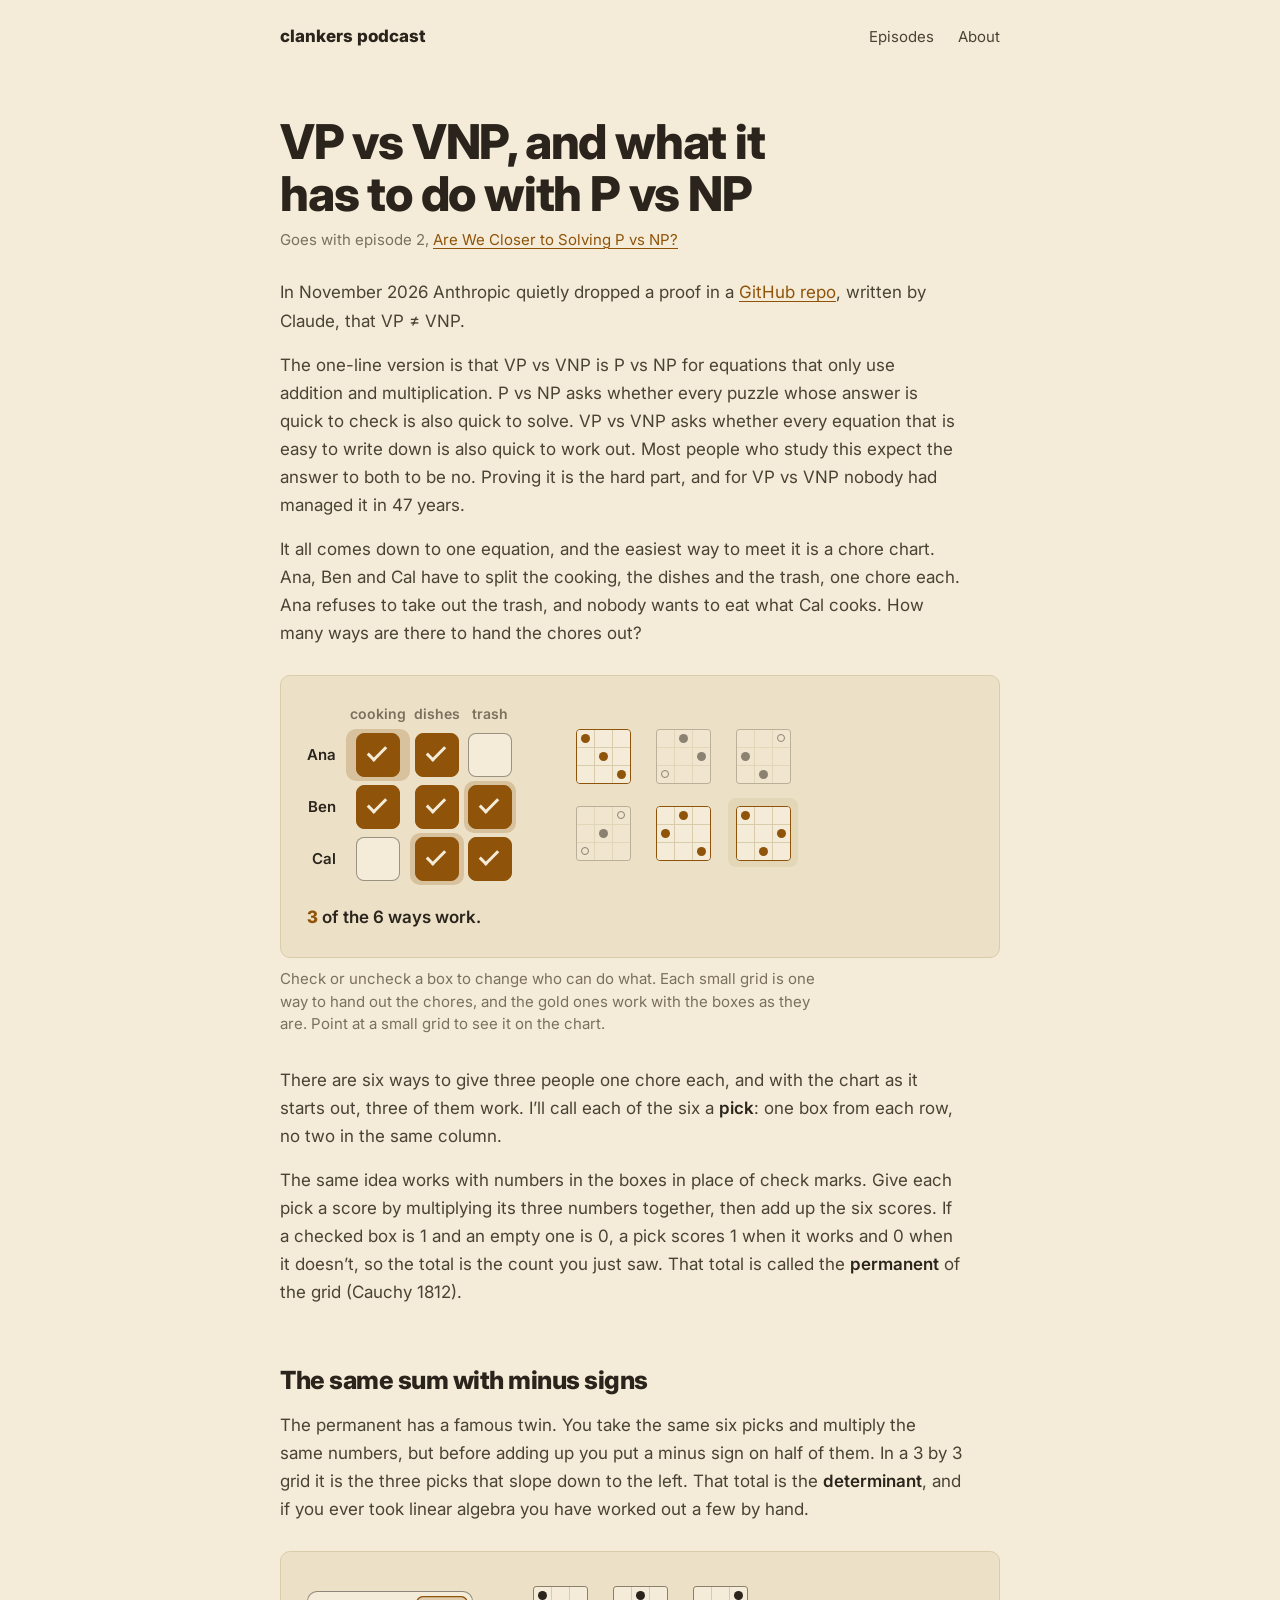
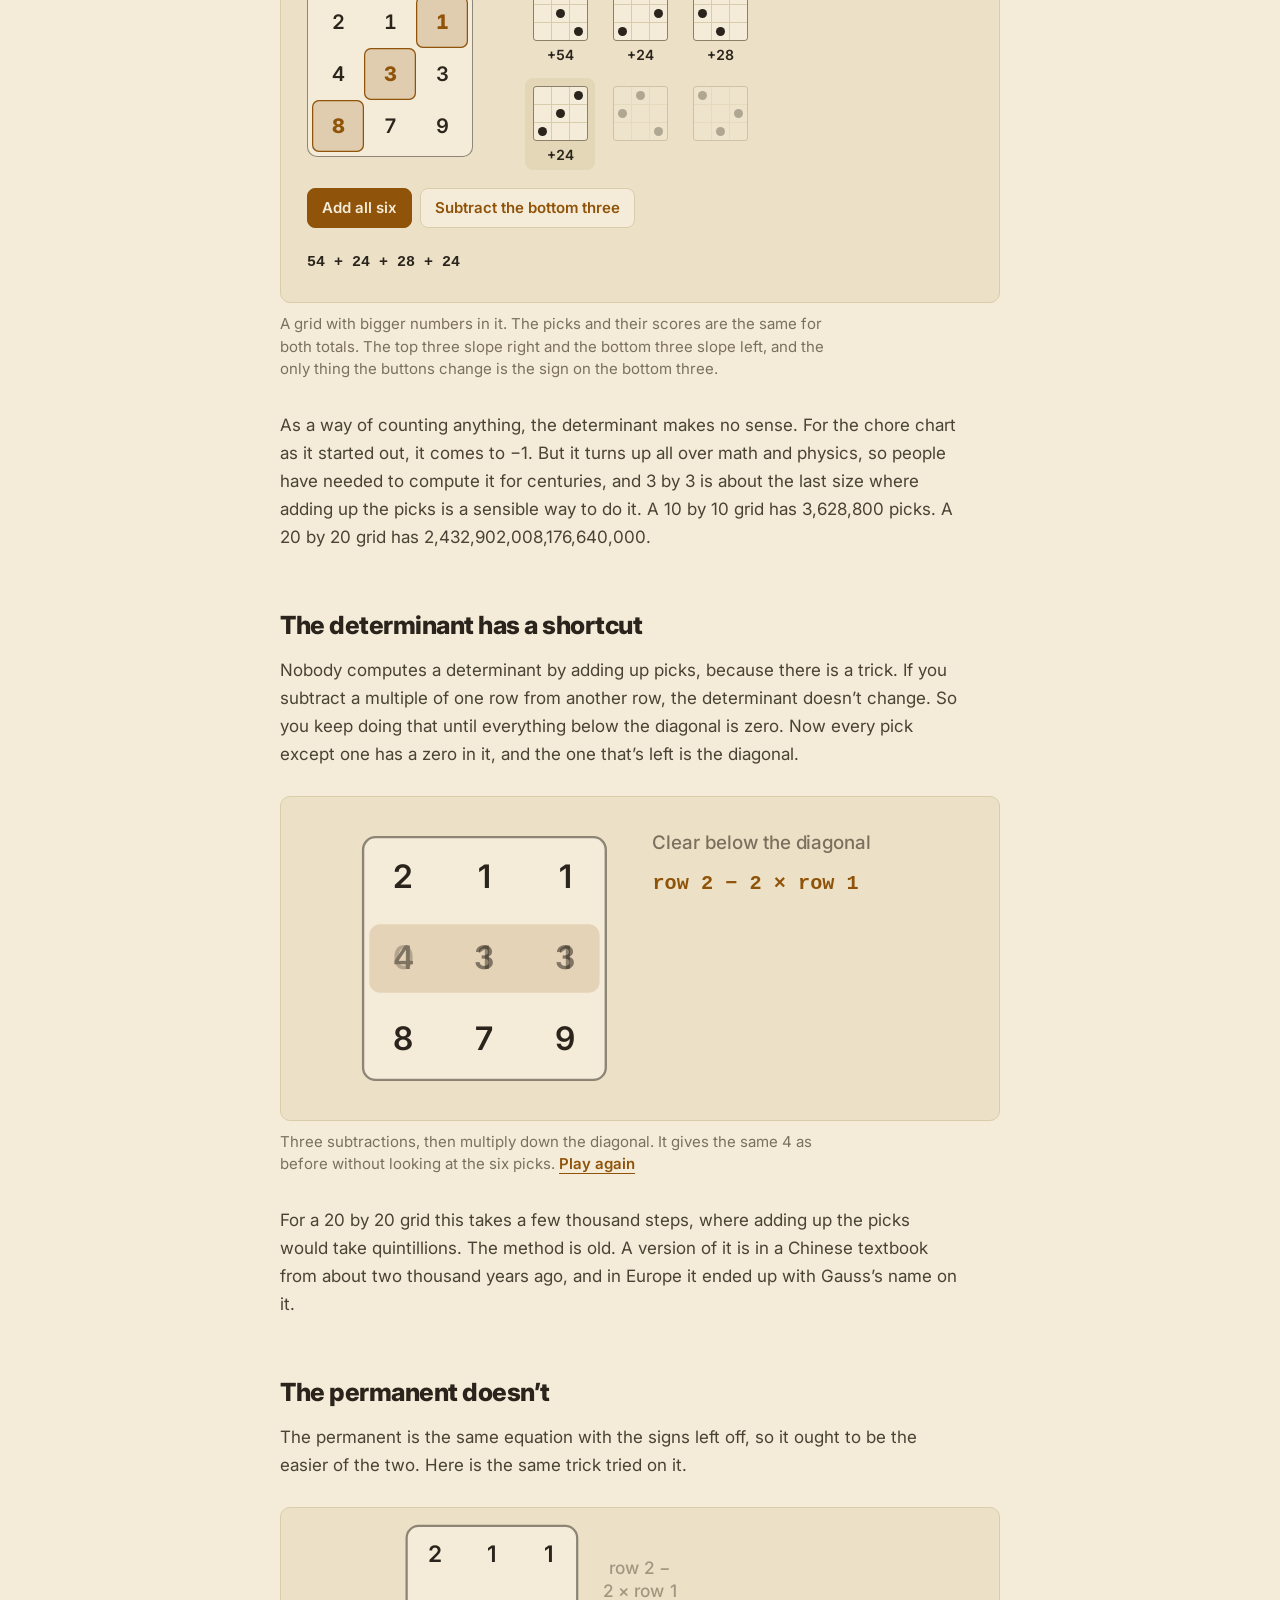
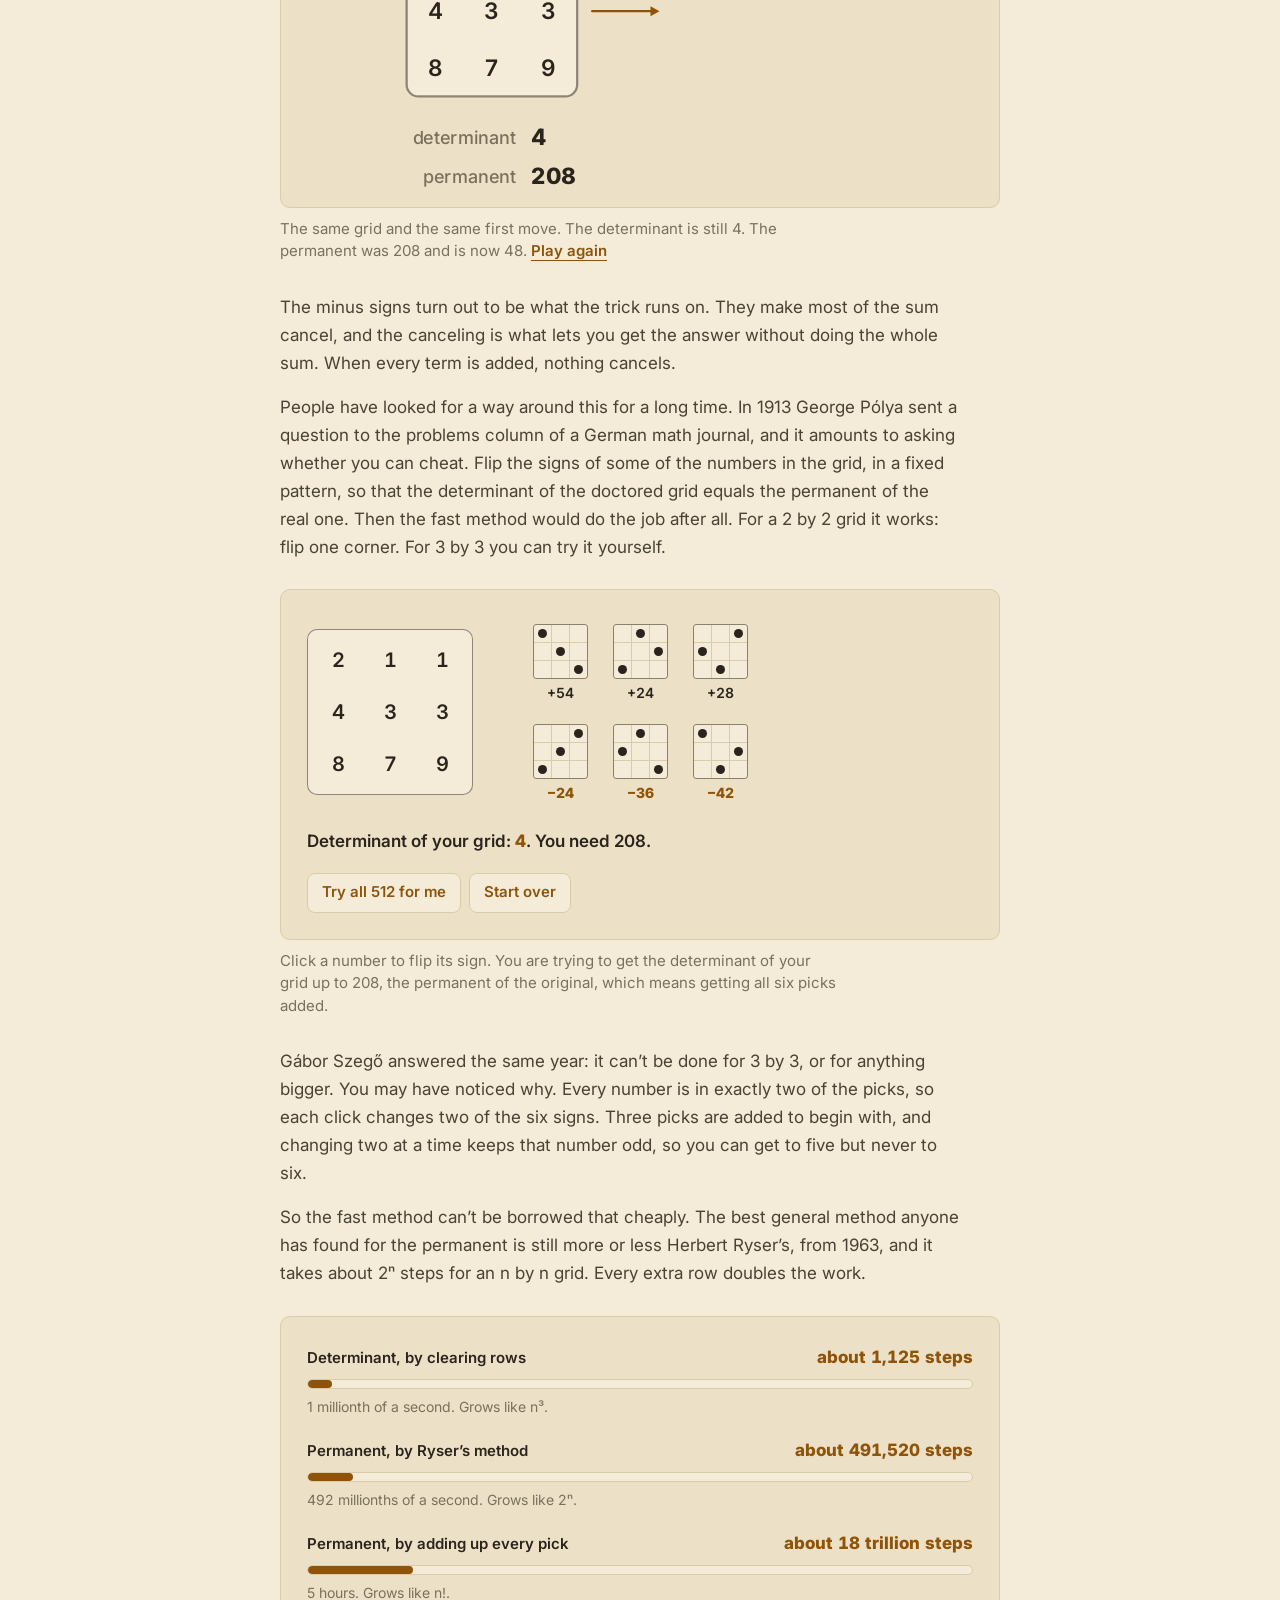
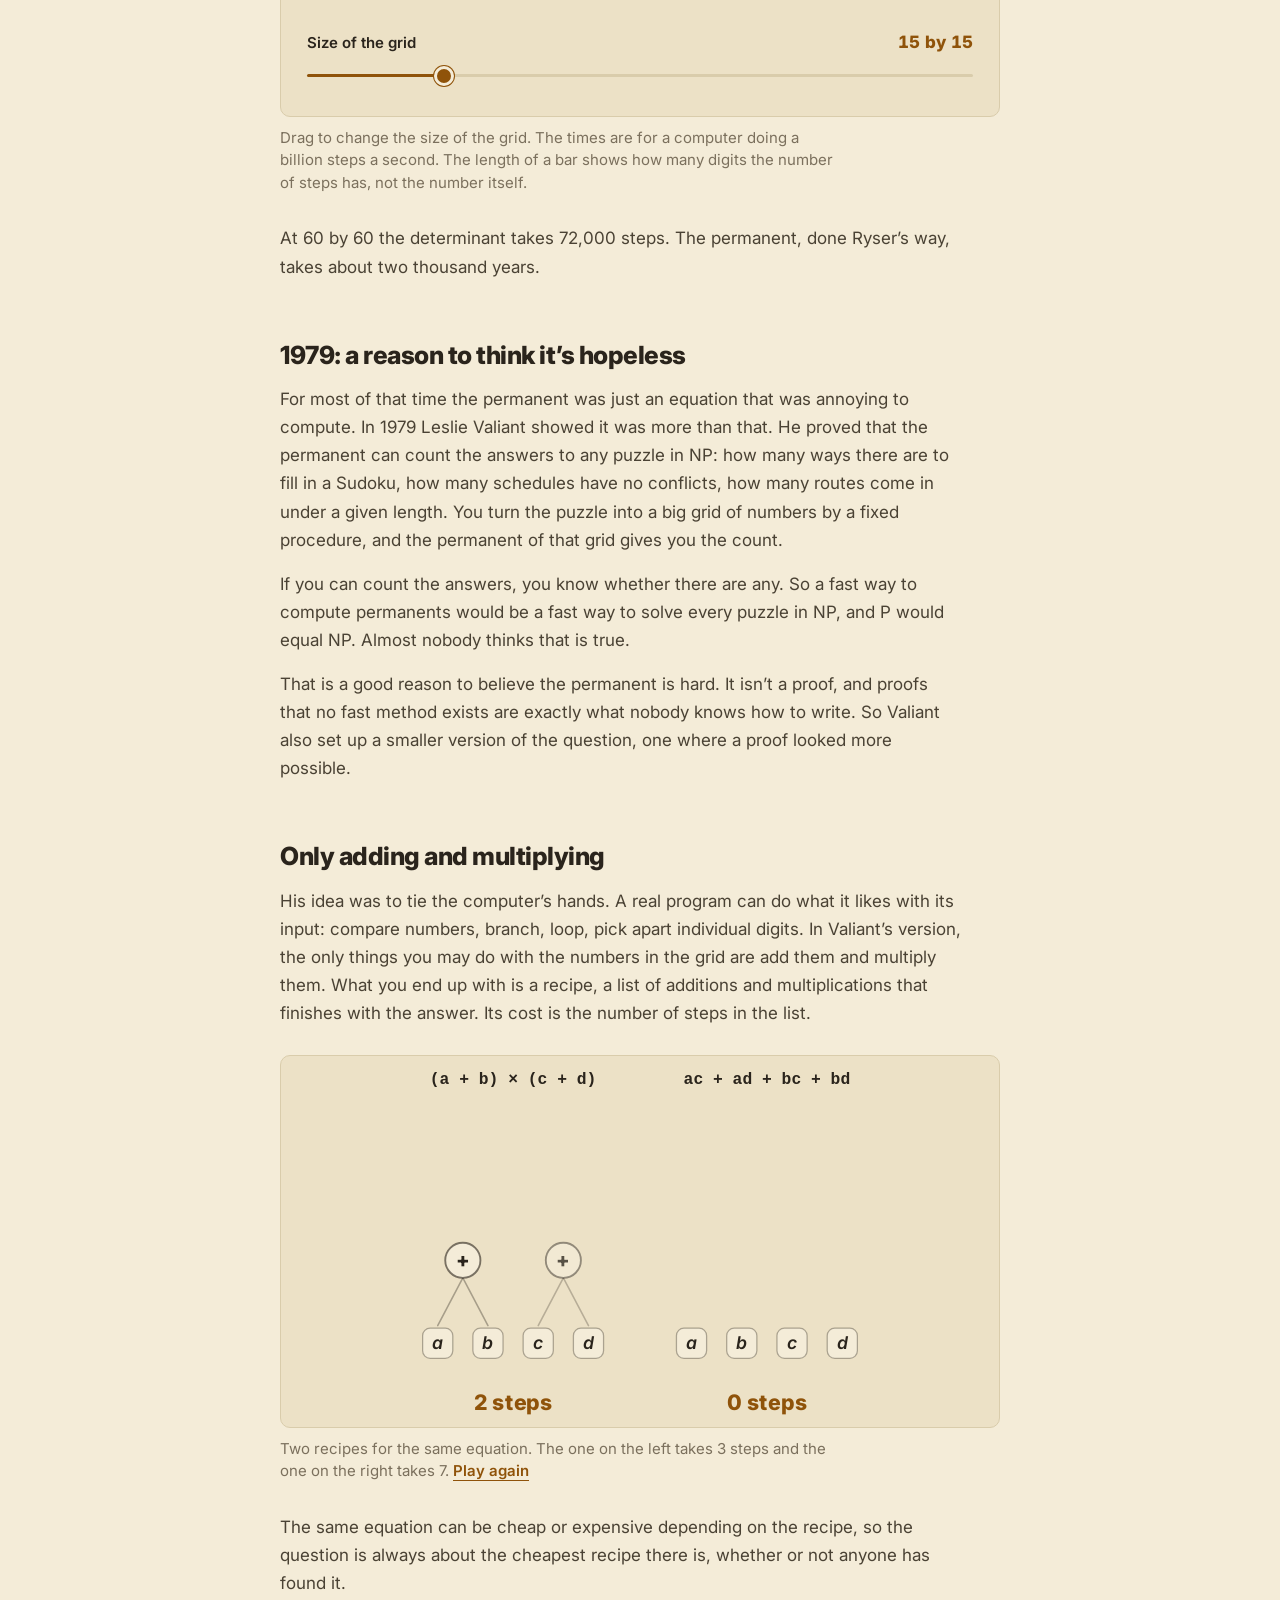
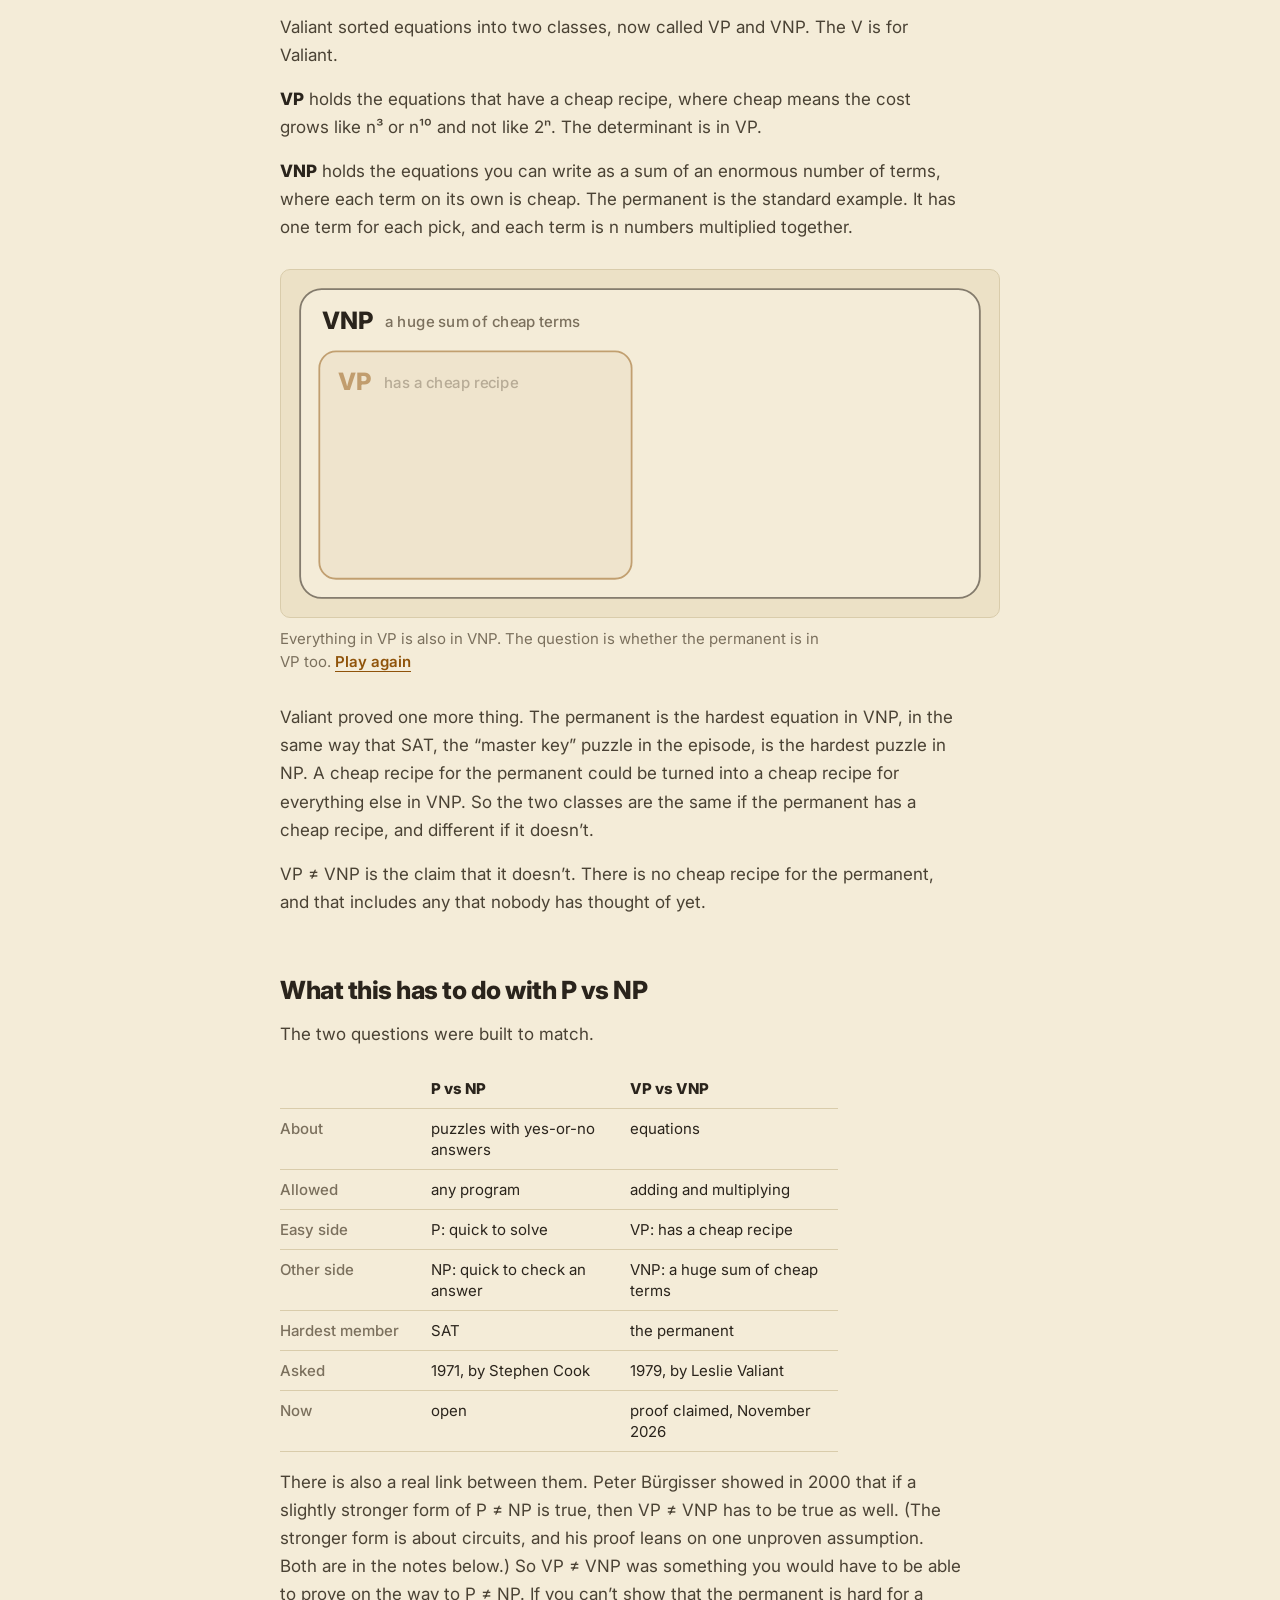
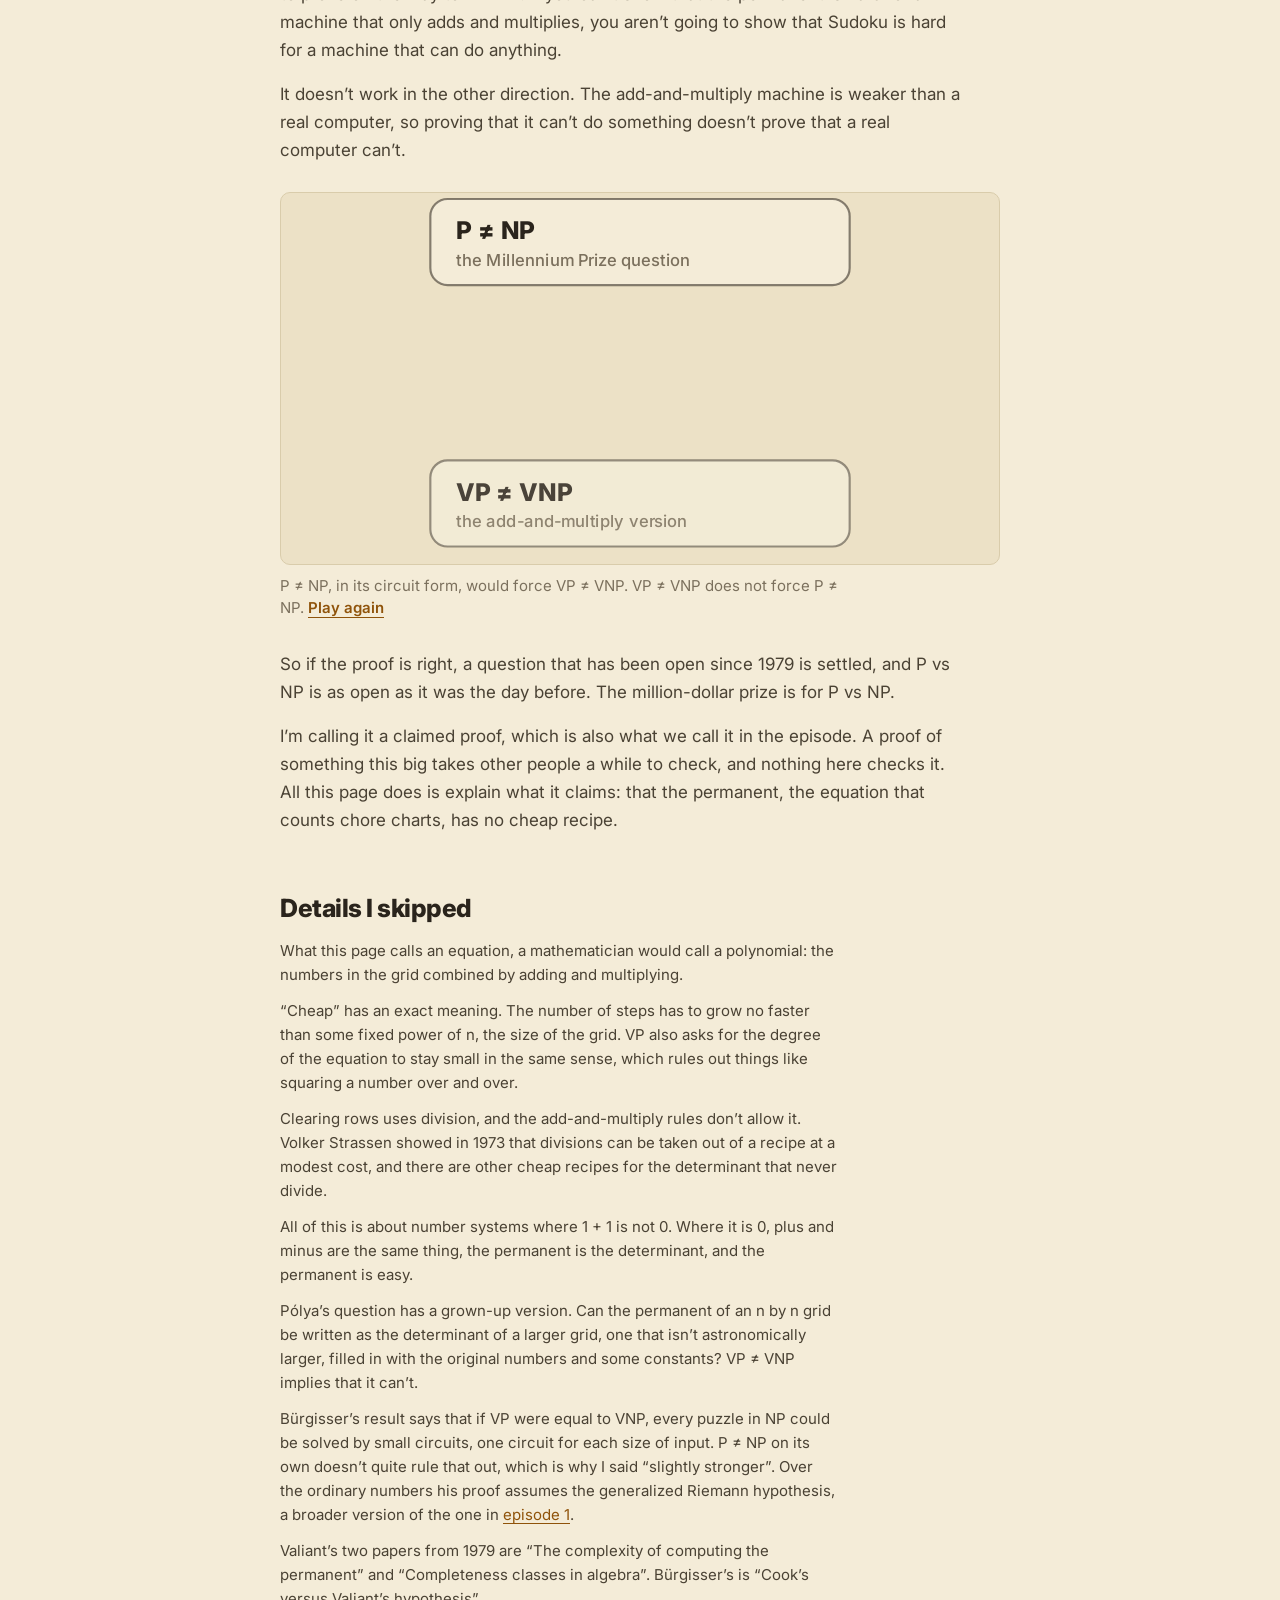
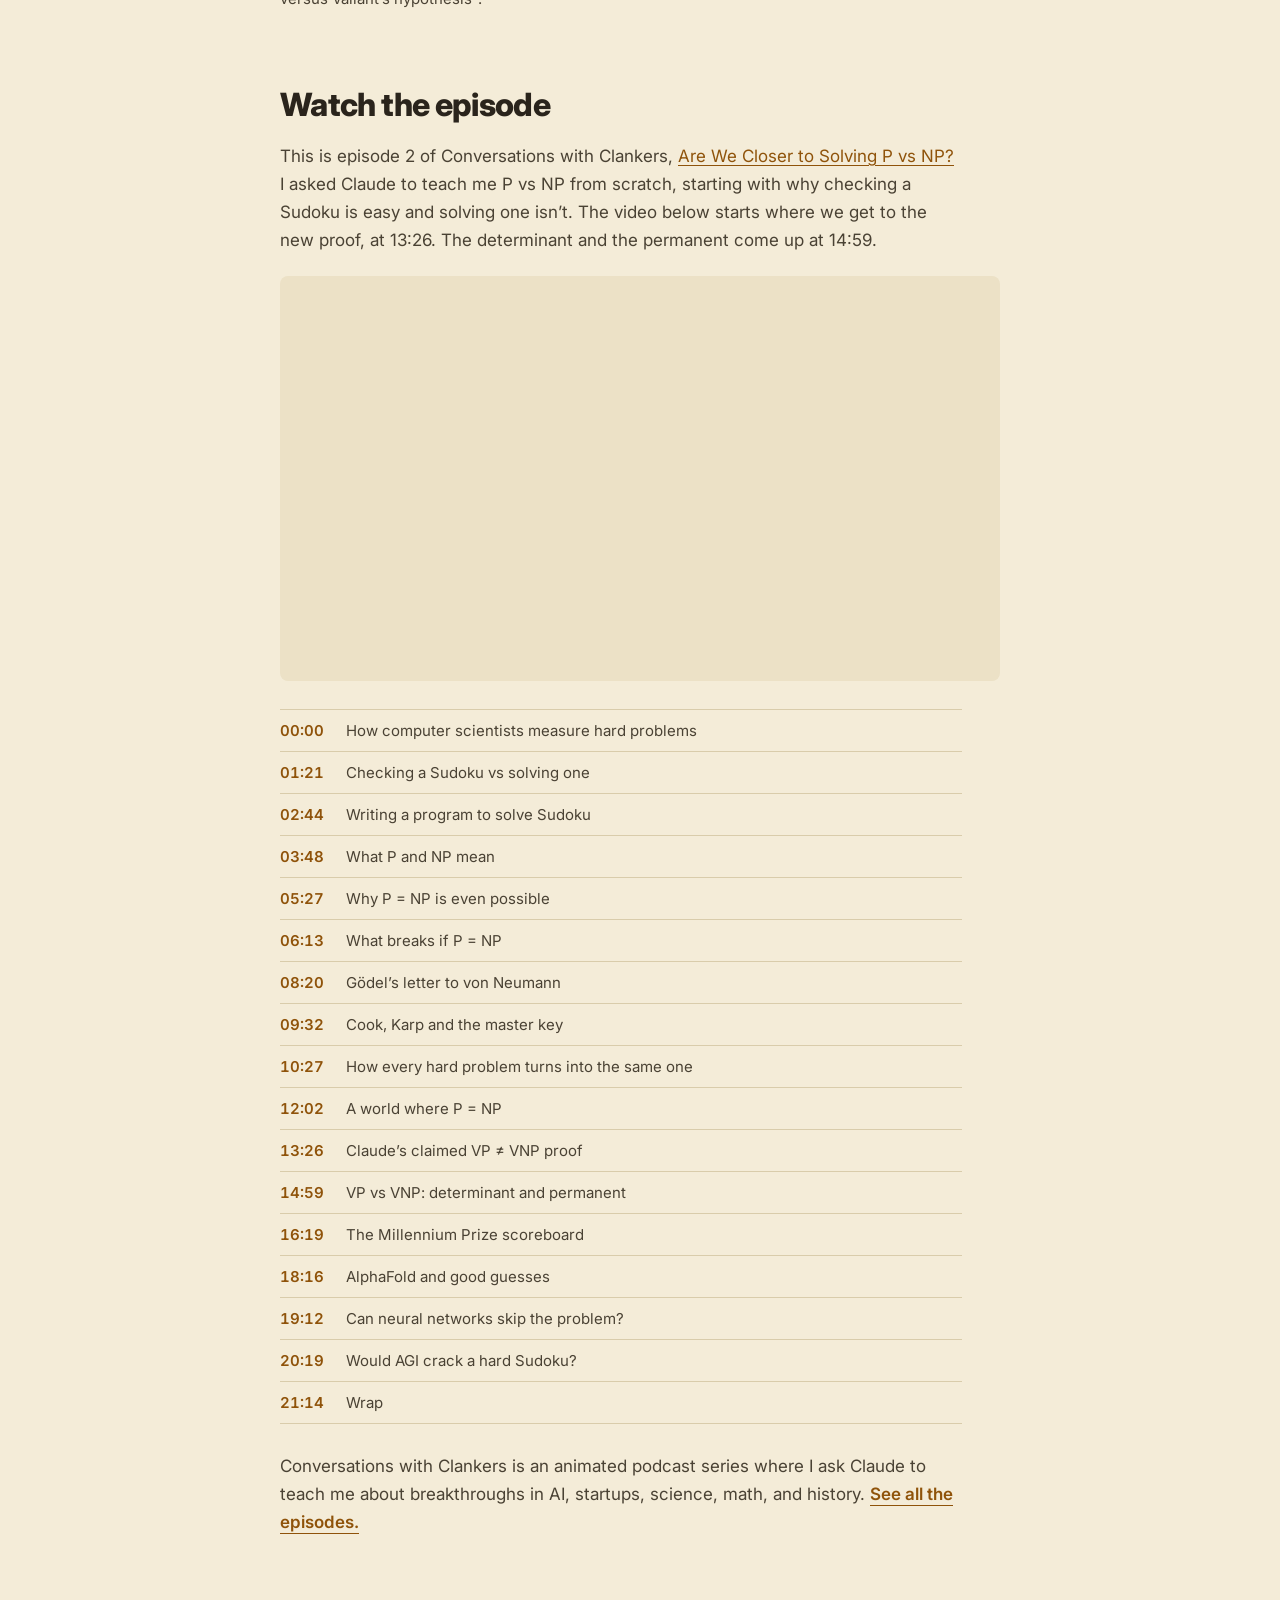
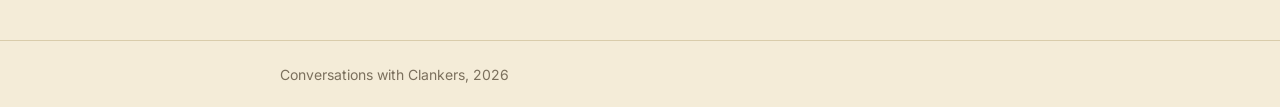
<file: vp/index.html>
<!DOCTYPE html>
<html lang="en">
<head>
<meta charset="utf-8">
<meta name="viewport" content="width=device-width, initial-scale=1">
<title>VP vs VNP, explained with animations | Conversations with Clankers</title>
<meta name="description" content="What VP vs VNP is and what it has to do with P vs NP, told through a chore chart and two equations, the determinant and the permanent. With things to click.">
<!-- This page is written by hand. build.mjs doesn't make it and leaves it alone.
     The words are here. The pictures are in extras/vp.js, one for each <figure data-fig>. -->
<meta name="theme-color" content="#f4ecd8">
<meta property="og:type" content="website">
<meta property="og:site_name" content="Conversations with Clankers">
<meta property="og:title" content="VP vs VNP, explained with animations">
<meta property="og:description" content="What VP vs VNP is and what it has to do with P vs NP, told through a chore chart and two equations.">
<meta property="og:image" content="https://i.ytimg.com/vi/coQ16_MqK_Y/maxresdefault.jpg">
<meta name="twitter:card" content="summary_large_image">
<link rel="icon" href="data:image/svg+xml,%3Csvg xmlns='http://www.w3.org/2000/svg' viewBox='0 0 64 64'%3E%3Crect width='64' height='64' rx='14' fill='%23f4ecd8'/%3E%3Ctext x='32' y='47' text-anchor='middle' font-family='Georgia,serif' font-style='italic' font-weight='700' font-size='46' fill='%238f530a'%3EC%3C/text%3E%3C/svg%3E">
<link rel="preconnect" href="https://fonts.googleapis.com">
<link rel="preconnect" href="https://fonts.gstatic.com" crossorigin>
<link rel="stylesheet" href="https://fonts.googleapis.com/css2?family=Inter:wght@400;500;600;800&display=swap">
<link rel="stylesheet" href="../site.css">
<noscript><style>.fig{display:none}</style></noscript>
</head>
<body class="page">

<header class="wrap top">
  <a class="site" href="../">clankers podcast</a>
  <nav aria-label="Site">
    <a href="../#episodes">Episodes</a>
    <a href="../#about">About</a>
  </nav>
</header>

<main>

  <section class="wrap page-head">
    <h1>VP vs VNP, and what it has to do with P vs NP</h1>
    <p class="ep-meta">Goes with episode 2, <a href="#episode">Are We Closer to Solving P vs NP?</a></p>
  </section>

  <article class="wrap story">

    <p>In November 2026 Anthropic quietly dropped a proof in a <a href="https://github.com/anthropics/formal-math/tree/main/vp-vnp" rel="noopener">GitHub repo</a>, written by Claude, that VP ≠ VNP.</p>
    <p>The one-line version is that VP vs VNP is P vs NP for equations that only use addition and multiplication. P vs NP asks whether every puzzle whose answer is quick to check is also quick to solve. VP vs VNP asks whether every equation that is easy to write down is also quick to work out. Most people who study this expect the answer to both to be no. Proving it is the hard part, and for VP vs VNP nobody had managed it in 47 years.</p>
    <p>It all comes down to one equation, and the easiest way to meet it is a chore chart. Ana, Ben and Cal have to split the cooking, the dishes and the trash, one chore each. Ana refuses to take out the trash, and nobody wants to eat what Cal cooks. How many ways are there to hand the chores out?</p>

    <figure class="fig" data-fig="chores">
      <figcaption>Check or uncheck a box to change who can do what. Each small grid is one way to hand out the chores, and the gold ones work with the boxes as they are. Point at a small grid to see it on the chart.</figcaption>
    </figure>

    <p>There are six ways to give three people one chore each, and with the chart as it starts out, three of them work. I’ll call each of the six a <em>pick</em>: one box from each row, no two in the same column.</p>
    <p>The same idea works with numbers in the boxes in place of check marks. Give each pick a score by multiplying its three numbers together, then add up the six scores. If a checked box is 1 and an empty one is 0, a pick scores 1 when it works and 0 when it doesn’t, so the total is the count you just saw. That total is called the <em>permanent</em> of the grid (Cauchy 1812).</p>

    <h2>The same sum with minus signs</h2>
    <p>The permanent has a famous twin. You take the same six picks and multiply the same numbers, but before adding up you put a minus sign on half of them. In a 3 by 3 grid it is the three picks that slope down to the left. That total is the <em>determinant</em>, and if you ever took linear algebra you have worked out a few by hand.</p>

    <figure class="fig" data-fig="signs">
      <figcaption>A grid with bigger numbers in it. The picks and their scores are the same for both totals. The top three slope right and the bottom three slope left, and the only thing the buttons change is the sign on the bottom three.</figcaption>
    </figure>

    <p>As a way of counting anything, the determinant makes no sense. For the chore chart as it started out, it comes to −1. But it turns up all over math and physics, so people have needed to compute it for centuries, and 3 by 3 is about the last size where adding up the picks is a sensible way to do it. A 10 by 10 grid has 3,628,800 picks. A 20 by 20 grid has 2,432,902,008,176,640,000.</p>

    <h2>The determinant has a shortcut</h2>
    <p>Nobody computes a determinant by adding up picks, because there is a trick. If you subtract a multiple of one row from another row, the determinant doesn’t change. So you keep doing that until everything below the diagonal is zero. Now every pick except one has a zero in it, and the one that’s left is the diagonal.</p>

    <figure class="fig" data-fig="clear">
      <figcaption>Three subtractions, then multiply down the diagonal. It gives the same 4 as before without looking at the six picks.</figcaption>
    </figure>

    <p>For a 20 by 20 grid this takes a few thousand steps, where adding up the picks would take quintillions. The method is old. A version of it is in a Chinese textbook from about two thousand years ago, and in Europe it ended up with Gauss’s name on it.</p>

    <h2>The permanent doesn’t</h2>
    <p>The permanent is the same equation with the signs left off, so it ought to be the easier of the two. Here is the same trick tried on it.</p>

    <figure class="fig" data-fig="breaks">
      <figcaption>The same grid and the same first move. The determinant is still 4. The permanent was 208 and is now 48.</figcaption>
    </figure>

    <p>The minus signs turn out to be what the trick runs on. They make most of the sum cancel, and the canceling is what lets you get the answer without doing the whole sum. When every term is added, nothing cancels.</p>
    <p>People have looked for a way around this for a long time. In 1913 George Pólya sent a question to the problems column of a German math journal, and it amounts to asking whether you can cheat. Flip the signs of some of the numbers in the grid, in a fixed pattern, so that the determinant of the doctored grid equals the permanent of the real one. Then the fast method would do the job after all. For a 2 by 2 grid it works: flip one corner. For 3 by 3 you can try it yourself.</p>

    <figure class="fig" data-fig="flip">
      <figcaption>Click a number to flip its sign. You are trying to get the determinant of your grid up to 208, the permanent of the original, which means getting all six picks added.</figcaption>
    </figure>

    <p>Gábor Szegő answered the same year: it can’t be done for 3 by 3, or for anything bigger. You may have noticed why. Every number is in exactly two of the picks, so each click changes two of the six signs. Three picks are added to begin with, and changing two at a time keeps that number odd, so you can get to five but never to six.</p>
    <p>So the fast method can’t be borrowed that cheaply. The best general method anyone has found for the permanent is still more or less Herbert Ryser’s, from 1963, and it takes about 2ⁿ steps for an n by n grid. Every extra row doubles the work.</p>

    <figure class="fig" data-fig="work">
      <figcaption>Drag to change the size of the grid. The times are for a computer doing a billion steps a second. The length of a bar shows how many digits the number of steps has, not the number itself.</figcaption>
    </figure>

    <p>At 60 by 60 the determinant takes 72,000 steps. The permanent, done Ryser’s way, takes about two thousand years.</p>

    <h2>1979: a reason to think it’s hopeless</h2>
    <p>For most of that time the permanent was just an equation that was annoying to compute. In 1979 Leslie Valiant showed it was more than that. He proved that the permanent can count the answers to any puzzle in NP: how many ways there are to fill in a Sudoku, how many schedules have no conflicts, how many routes come in under a given length. You turn the puzzle into a big grid of numbers by a fixed procedure, and the permanent of that grid gives you the count.</p>
    <p>If you can count the answers, you know whether there are any. So a fast way to compute permanents would be a fast way to solve every puzzle in NP, and P would equal NP. Almost nobody thinks that is true.</p>
    <p>That is a good reason to believe the permanent is hard. It isn’t a proof, and proofs that no fast method exists are exactly what nobody knows how to write. So Valiant also set up a smaller version of the question, one where a proof looked more possible.</p>

    <h2>Only adding and multiplying</h2>
    <p>His idea was to tie the computer’s hands. A real program can do what it likes with its input: compare numbers, branch, loop, pick apart individual digits. In Valiant’s version, the only things you may do with the numbers in the grid are add them and multiply them. What you end up with is a recipe, a list of additions and multiplications that finishes with the answer. Its cost is the number of steps in the list.</p>

    <figure class="fig" data-fig="price">
      <figcaption>Two recipes for the same equation. The one on the left takes 3 steps and the one on the right takes 7.</figcaption>
    </figure>

    <p>The same equation can be cheap or expensive depending on the recipe, so the question is always about the cheapest recipe there is, whether or not anyone has found it.</p>
    <p>Valiant sorted equations into two classes, now called VP and VNP. The V is for Valiant.</p>
    <p><strong>VP</strong> holds the equations that have a cheap recipe, where cheap means the cost grows like n³ or n¹⁰ and not like 2ⁿ. The determinant is in VP.</p>
    <p><strong>VNP</strong> holds the equations you can write as a sum of an enormous number of terms, where each term on its own is cheap. The permanent is the standard example. It has one term for each pick, and each term is n numbers multiplied together.</p>

    <figure class="fig" data-fig="classes">
      <figcaption>Everything in VP is also in VNP. The question is whether the permanent is in VP too.</figcaption>
    </figure>

    <p>Valiant proved one more thing. The permanent is the hardest equation in VNP, in the same way that SAT, the “master key” puzzle in the episode, is the hardest puzzle in NP. A cheap recipe for the permanent could be turned into a cheap recipe for everything else in VNP. So the two classes are the same if the permanent has a cheap recipe, and different if it doesn’t.</p>
    <p>VP ≠ VNP is the claim that it doesn’t. There is no cheap recipe for the permanent, and that includes any that nobody has thought of yet.</p>

    <h2>What this has to do with P vs NP</h2>
    <p>The two questions were built to match.</p>

    <table class="match">
      <thead>
        <tr><td></td><th scope="col">P vs NP</th><th scope="col">VP vs VNP</th></tr>
      </thead>
      <tbody>
        <tr><th scope="row">About</th><td>puzzles with yes-or-no answers</td><td>equations</td></tr>
        <tr><th scope="row">Allowed</th><td>any program</td><td>adding and multiplying</td></tr>
        <tr><th scope="row">Easy side</th><td>P: quick to solve</td><td>VP: has a cheap recipe</td></tr>
        <tr><th scope="row">Other side</th><td>NP: quick to check an answer</td><td>VNP: a huge sum of cheap terms</td></tr>
        <tr><th scope="row">Hardest member</th><td>SAT</td><td>the permanent</td></tr>
        <tr><th scope="row">Asked</th><td>1971, by Stephen Cook</td><td>1979, by Leslie Valiant</td></tr>
        <tr><th scope="row">Now</th><td>open</td><td>proof claimed, November 2026</td></tr>
      </tbody>
    </table>

    <p>There is also a real link between them. Peter Bürgisser showed in 2000 that if a slightly stronger form of P ≠ NP is true, then VP ≠ VNP has to be true as well. (The stronger form is about circuits, and his proof leans on one unproven assumption. Both are in the notes below.) So VP ≠ VNP was something you would have to be able to prove on the way to P ≠ NP. If you can’t show that the permanent is hard for a machine that only adds and multiplies, you aren’t going to show that Sudoku is hard for a machine that can do anything.</p>
    <p>It doesn’t work in the other direction. The add-and-multiply machine is weaker than a real computer, so proving that it can’t do something doesn’t prove that a real computer can’t.</p>

    <figure class="fig" data-fig="needs">
      <figcaption>P ≠ NP, in its circuit form, would force VP ≠ VNP. VP ≠ VNP does not force P ≠ NP.</figcaption>
    </figure>

    <p>So if the proof is right, a question that has been open since 1979 is settled, and P vs NP is as open as it was the day before. The million-dollar prize is for P vs NP.</p>
    <p>I’m calling it a claimed proof, which is also what we call it in the episode. A proof of something this big takes other people a while to check, and nothing here checks it. All this page does is explain what it claims: that the permanent, the equation that counts chore charts, has no cheap recipe.</p>

    <h2 id="notes">Details I skipped</h2>
    <div class="notes">
      <p>What this page calls an equation, a mathematician would call a polynomial: the numbers in the grid combined by adding and multiplying.</p>
      <p>“Cheap” has an exact meaning. The number of steps has to grow no faster than some fixed power of n, the size of the grid. VP also asks for the degree of the equation to stay small in the same sense, which rules out things like squaring a number over and over.</p>
      <p>Clearing rows uses division, and the add-and-multiply rules don’t allow it. Volker Strassen showed in 1973 that divisions can be taken out of a recipe at a modest cost, and there are other cheap recipes for the determinant that never divide.</p>
      <p>All of this is about number systems where 1 + 1 is not 0. Where it is 0, plus and minus are the same thing, the permanent is the determinant, and the permanent is easy.</p>
      <p>Pólya’s question has a grown-up version. Can the permanent of an n by n grid be written as the determinant of a larger grid, one that isn’t astronomically larger, filled in with the original numbers and some constants? VP ≠ VNP implies that it can’t.</p>
      <p>Bürgisser’s result says that if VP were equal to VNP, every puzzle in NP could be solved by small circuits, one circuit for each size of input. P ≠ NP on its own doesn’t quite rule that out, which is why I said “slightly stronger”. Over the ordinary numbers his proof assumes the generalized Riemann hypothesis, a broader version of the one in <a href="../riemann">episode 1</a>.</p>
      <p>Valiant’s two papers from 1979 are “The complexity of computing the permanent” and “Completeness classes in algebra”. Bürgisser’s is “Cook’s versus Valiant’s hypothesis”.</p>
    </div>

  </article>

  <section class="wrap block" id="episode">
    <h2>Watch the episode</h2>
    <div class="copy">
      <p>This is episode 2 of Conversations with Clankers, <a href="../pvsnp">Are We Closer to Solving P vs NP?</a> I asked Claude to teach me P vs NP from scratch, starting with why checking a Sudoku is easy and solving one isn’t. The video below starts where we get to the new proof, at 13:26. The determinant and the permanent come up at 14:59.</p>
    </div>
    <a class="player" id="player" href="https://www.youtube.com/watch?v=coQ16_MqK_Y&amp;t=806s" rel="noopener" aria-label="Play Are We Closer to Solving P vs NP? on YouTube" data-yt="coQ16_MqK_Y" data-start="806" data-title="Are We Closer to Solving P vs NP?" style="background-image:url(https://i.ytimg.com/vi/coQ16_MqK_Y/maxresdefault.jpg)"></a>
    <ol class="chapters">
      <li><a href="https://www.youtube.com/watch?v=coQ16_MqK_Y&amp;t=0s" rel="noopener" data-t="0"><time>00:00</time><span>How computer scientists measure hard problems</span></a></li>
      <li><a href="https://www.youtube.com/watch?v=coQ16_MqK_Y&amp;t=81s" rel="noopener" data-t="81"><time>01:21</time><span>Checking a Sudoku vs solving one</span></a></li>
      <li><a href="https://www.youtube.com/watch?v=coQ16_MqK_Y&amp;t=164s" rel="noopener" data-t="164"><time>02:44</time><span>Writing a program to solve Sudoku</span></a></li>
      <li><a href="https://www.youtube.com/watch?v=coQ16_MqK_Y&amp;t=228s" rel="noopener" data-t="228"><time>03:48</time><span>What P and NP mean</span></a></li>
      <li><a href="https://www.youtube.com/watch?v=coQ16_MqK_Y&amp;t=327s" rel="noopener" data-t="327"><time>05:27</time><span>Why P = NP is even possible</span></a></li>
      <li><a href="https://www.youtube.com/watch?v=coQ16_MqK_Y&amp;t=373s" rel="noopener" data-t="373"><time>06:13</time><span>What breaks if P = NP</span></a></li>
      <li><a href="https://www.youtube.com/watch?v=coQ16_MqK_Y&amp;t=500s" rel="noopener" data-t="500"><time>08:20</time><span>Gödel’s letter to von Neumann</span></a></li>
      <li><a href="https://www.youtube.com/watch?v=coQ16_MqK_Y&amp;t=572s" rel="noopener" data-t="572"><time>09:32</time><span>Cook, Karp and the master key</span></a></li>
      <li><a href="https://www.youtube.com/watch?v=coQ16_MqK_Y&amp;t=627s" rel="noopener" data-t="627"><time>10:27</time><span>How every hard problem turns into the same one</span></a></li>
      <li><a href="https://www.youtube.com/watch?v=coQ16_MqK_Y&amp;t=722s" rel="noopener" data-t="722"><time>12:02</time><span>A world where P = NP</span></a></li>
      <li><a href="https://www.youtube.com/watch?v=coQ16_MqK_Y&amp;t=806s" rel="noopener" data-t="806"><time>13:26</time><span>Claude’s claimed VP ≠ VNP proof</span></a></li>
      <li><a href="https://www.youtube.com/watch?v=coQ16_MqK_Y&amp;t=899s" rel="noopener" data-t="899"><time>14:59</time><span>VP vs VNP: determinant and permanent</span></a></li>
      <li><a href="https://www.youtube.com/watch?v=coQ16_MqK_Y&amp;t=979s" rel="noopener" data-t="979"><time>16:19</time><span>The Millennium Prize scoreboard</span></a></li>
      <li><a href="https://www.youtube.com/watch?v=coQ16_MqK_Y&amp;t=1096s" rel="noopener" data-t="1096"><time>18:16</time><span>AlphaFold and good guesses</span></a></li>
      <li><a href="https://www.youtube.com/watch?v=coQ16_MqK_Y&amp;t=1152s" rel="noopener" data-t="1152"><time>19:12</time><span>Can neural networks skip the problem?</span></a></li>
      <li><a href="https://www.youtube.com/watch?v=coQ16_MqK_Y&amp;t=1219s" rel="noopener" data-t="1219"><time>20:19</time><span>Would AGI crack a hard Sudoku?</span></a></li>
      <li><a href="https://www.youtube.com/watch?v=coQ16_MqK_Y&amp;t=1274s" rel="noopener" data-t="1274"><time>21:14</time><span>Wrap</span></a></li>
    </ol>
    <p class="back">Conversations with Clankers is an animated podcast series where I ask Claude to teach me about breakthroughs in AI, startups, science, math, and history. <a href="../">See all the episodes.</a></p>
  </section>

</main>

<footer>
  <div class="wrap">Conversations with Clankers, 2026</div>
</footer>

<script>
// The player and the chapter list work as they do on an episode's own page (build.mjs), with two differences:
// the video waits to be played, and it starts where the episode gets to VP vs VNP.
(function () {
  var YT = 'https://www.youtube-nocookie.com';
  var facade = document.querySelector('a.player'), frame = null;
  // YouTube only plays inside a page it can identify: a real web address, opened directly.
  // A file opened from disk, or a page shown inside another page's preview pane, keeps the play box that links out.
  if (facade && /^https?:$/.test(location.protocol) && window.top === window.self) {
    frame = document.createElement('iframe');
    frame.className = 'player';
    frame.id = 'player';
    frame.title = facade.dataset.title;
    frame.allowFullscreen = true;
    frame.referrerPolicy = 'strict-origin-when-cross-origin';
    frame.allow = 'accelerometer; autoplay; clipboard-write; encrypted-media; gyroscope; picture-in-picture; web-share';
    frame.src = YT + '/embed/' + facade.dataset.yt + '?enablejsapi=1&playsinline=1&start=' + facade.dataset.start +
      '&origin=' + encodeURIComponent(location.origin);
    facade.replaceWith(frame);
    document.addEventListener('securitypolicyviolation', function (e) {
      if (frame && /youtube/.test(e.blockedURI || '')) { frame.replaceWith(facade); frame = null; }
    });
  }

  // A chapter, or a time mentioned in the story, moves the player on this page to that moment and starts it.
  function tell(func, args) { frame.contentWindow.postMessage(JSON.stringify({ event: 'command', func: func, args: args }), YT); }
  document.querySelectorAll('a[data-t]').forEach(function (a) {
    a.addEventListener('click', function (e) {
      if (e.metaKey || e.ctrlKey || e.shiftKey || e.altKey || !frame) return;
      e.preventDefault();
      tell('seekTo', [+a.dataset.t, true]); tell('unMute', []); tell('playVideo', []);
      frame.scrollIntoView({ behavior: 'smooth', block: 'center' });
    });
  });
})();
</script>
<script src="../extras/walk.js" defer></script>
<script src="../extras/vp.js" defer></script>
</body>
</html>
</file>
<file: site.css>
:root{
  /* Light papyrus, dark ink, one ochre accent. Faint crossed fibers in the background, like a sheet of papyrus.
     Layout: one narrow left-aligned column, like a personal page.
     The home page and every episode page share this file. */
  --ground:#f4ecd8;
  --raised:#ece1c6;
  --hover:#e4d7b8;
  --line:#d9ccab;
  --text:#2a241c;
  --body:#4a4234;
  --muted:#7b705d;
  --gold:#8f530a;
  --display:'Playfair Display','Iowan Old Style',Georgia,serif;
  --sans:'Inter',system-ui,-apple-system,'Segoe UI',Roboto,sans-serif;
  color-scheme:light;
}
*,*::before,*::after{box-sizing:border-box}
[hidden]{display:none!important}
html{scroll-behavior:smooth;-webkit-text-size-adjust:100%}
body{margin:0;background:var(--ground) repeating-linear-gradient(0deg,rgba(122,92,40,.045) 0 1px,transparent 1px 5px),repeating-linear-gradient(90deg,rgba(122,92,40,.03) 0 1px,transparent 1px 9px);background-color:var(--ground);color:var(--body);font-family:var(--sans);font-size:1.0625rem;line-height:1.65;-webkit-font-smoothing:antialiased}
a{color:inherit}
:focus-visible{outline:2px solid var(--gold);outline-offset:3px;border-radius:4px}
.wrap{max-width:800px;margin-inline:auto;padding-inline:clamp(20px,5vw,40px)}
h1,h2,h3,p,ol{margin:0}
h2{font-family:var(--sans);font-weight:800;color:var(--text);font-size:clamp(1.5rem,3.6vw,2rem);line-height:1.15;letter-spacing:-0.02em;text-wrap:balance}

.top{display:flex;align-items:baseline;justify-content:space-between;gap:16px;flex-wrap:wrap;padding-block:22px}
.site{font-weight:800;color:var(--text);text-decoration:none}
.top nav{display:flex;gap:24px;flex-wrap:wrap}
.top nav a{text-decoration:none;font-size:.9375rem}
.top nav a:hover{color:var(--text)}

.hero{padding-top:clamp(24px,5vw,56px);display:flex;flex-direction:column;gap:22px}
.hero h1{display:flex;flex-direction:column;color:var(--text)}
.h1-pre{font-family:var(--sans);font-weight:800;font-size:clamp(1.375rem,3.8vw,2.25rem);letter-spacing:-0.02em;line-height:1.1}
.h1-word{font-family:var(--display);font-style:italic;font-weight:800;color:var(--gold);font-size:clamp(4rem,17vw,8.75rem);line-height:.95;letter-spacing:-0.02em;margin-left:-0.04em;padding-bottom:.06em}
.lede{font-size:clamp(1.125rem,2.1vw,1.3125rem);line-height:1.5;color:var(--text);max-width:40ch}

.links{display:flex;flex-wrap:wrap;gap:8px 26px}
.links a,.ep-page a,.back a{color:var(--gold);font-weight:600;text-decoration:underline;text-decoration-thickness:1px;text-underline-offset:5px}
.links a:hover,.ep-page a:hover,.back a:hover{color:var(--text)}

.stair{margin-top:22px}
.stair canvas{display:block;width:100%;aspect-ratio:16/8;min-height:240px}
.dial{display:flex;flex-direction:column;gap:6px;margin-top:10px}
.dial-row{display:flex;align-items:baseline;justify-content:space-between;gap:12px}
.dial label{color:var(--text);font-weight:600;font-size:.9375rem}
.dial output{color:var(--gold);font-weight:800;font-variant-numeric:tabular-nums}
.stair-note{margin-top:16px;max-width:60ch}
/* The walkthrough under an episode. extras/walk.js makes it: a stage that draws each step, the buttons, then the words. */
.walk{margin-top:22px}
.walk-label{color:var(--text);font-weight:800;font-size:1.125rem;letter-spacing:-0.01em}
.walk-stage{margin-top:12px;border:1px solid var(--line);border-radius:10px;background:var(--raised);overflow:hidden}
.walk canvas{display:block;width:100%;aspect-ratio:15/8;cursor:pointer}
.walk-nav{display:flex;align-items:center;gap:6px;margin-top:12px}
.walk-step,.walk-again{font:inherit;cursor:pointer}
.walk-step{min-height:40px;padding:6px 16px;border:1px solid var(--line);border-radius:8px;background:var(--raised);color:var(--gold);font-weight:600;font-size:.9375rem}
.walk-step:hover:not(:disabled){background:var(--hover);color:var(--text)}
.walk-step:disabled{color:var(--muted);opacity:.55;cursor:default}
.walk-dots{display:flex;list-style:none;margin:0;padding:0 2px}
.walk-dots button{display:block;width:20px;height:40px;padding:0;border:0;background:none;cursor:pointer}
.walk-dots button::before{content:"";display:block;width:8px;height:8px;margin:auto;border-radius:50%;border:1.5px solid var(--muted)}
.walk-dots button[aria-current]::before{background:var(--gold);border-color:var(--gold)}
.walk-dots button:hover::before{border-color:var(--gold)}
.walk-words{margin-top:14px;max-width:62ch}
.walk-meta{color:var(--muted);font-size:.875rem;font-variant-numeric:tabular-nums}
.walk-again{margin-left:12px;padding:0;border:0;background:none;color:var(--gold);font-weight:600;font-size:.875rem;text-decoration:underline;text-decoration-thickness:1px;text-underline-offset:4px}
.walk-again:hover{color:var(--text)}
.walk-title{margin-top:2px;color:var(--text);font-weight:800;font-size:1.1875rem;line-height:1.25;letter-spacing:-0.01em;text-wrap:balance}
.walk-copy{margin-top:8px;min-height:6.6em}
.walk-at{display:inline-block;margin-top:10px;color:var(--gold);font-weight:600;font-size:.9375rem;text-decoration:underline;text-decoration-thickness:1px;text-underline-offset:5px}
.walk-at:hover{color:var(--text)}

/* A page that tells a story with pictures in it (vp/). The words are in the page. extras/vp.js puts a picture
   in front of the caption of each <figure class="fig">: a drawing, or something to click on a panel (.toy). */
.story{margin-top:26px}
.story > p,.story .notes p{max-width:62ch}
.story > p{margin-top:16px}
.story > p:first-child{margin-top:0}
.story h2{margin-top:clamp(44px,6vw,60px);font-size:clamp(1.3125rem,2.8vw,1.5625rem)}
.story a{color:var(--gold);text-decoration:underline;text-decoration-thickness:1px;text-underline-offset:3px}
.story a:hover{color:var(--text)}
.story em{font-style:normal;font-weight:600;color:var(--text)}
.story strong{font-weight:800;color:var(--text)}
.fig{margin:28px 0 30px}
.fig-stage{border:1px solid var(--line);border-radius:10px;background:var(--raised);overflow:hidden}
.fig canvas{display:block;width:100%;cursor:pointer}
.fig figcaption{margin-top:10px;max-width:62ch;color:var(--muted);font-size:.9375rem;line-height:1.5}
.fig-again{font:inherit;padding:0;border:0;background:none;color:var(--gold);font-weight:600;cursor:pointer;text-decoration:underline;text-decoration-thickness:1px;text-underline-offset:4px}
.fig-again:hover{color:var(--text)}

.toy{display:grid;grid-template-columns:max-content 1fr;justify-items:start;align-items:center;gap:18px clamp(28px,6vw,52px);padding:clamp(18px,4vw,26px)}
.toy > p{grid-column:1 / -1;justify-self:stretch}
.toy-out{color:var(--text);font-weight:600;min-height:1.65em}
.toy-out b{color:var(--gold);font-weight:800;font-variant-numeric:tabular-nums}
.toy-sum{font-family:ui-monospace,SFMono-Regular,Menlo,Consolas,monospace;font-size:.9375rem;white-space:pre-wrap}
.toy-row{display:flex;flex-wrap:wrap;gap:8px}
.toy-btn{font:inherit;min-height:40px;padding:6px 14px;border:1px solid var(--line);border-radius:8px;background:var(--ground);color:var(--gold);font-weight:600;font-size:.9375rem;cursor:pointer}
.toy-btn:hover:not(:disabled){background:var(--hover);color:var(--text)}
.toy-btn[aria-pressed=true]{background:var(--gold);border-color:var(--gold);color:var(--ground)}
.toy-btn:disabled{opacity:.55;cursor:default}
.toy-say{color:var(--text)}
.toy-say:empty{display:none}
/* who can do which chore */
.chart{border-collapse:separate;border-spacing:0}
.chart th{padding:0 4px 4px;color:var(--muted);font-weight:600;font-size:.875rem;text-align:center}
.chart th[scope=row]{padding:0 10px 0 0;color:var(--text);font-size:.9375rem;text-align:right}
.chart td{padding:4px;border-radius:10px}
.chart input{-webkit-appearance:none;appearance:none;display:block;position:relative;width:44px;height:44px;margin:0 auto;border:1.5px solid rgba(42,36,28,.45);border-radius:8px;background:var(--ground);cursor:pointer}
.chart input:hover{border-color:var(--gold)}
.chart input:checked{background:var(--gold);border-color:var(--gold)}
.chart input:checked::after{content:"";position:absolute;left:15px;top:8px;width:10px;height:19px;border:solid var(--ground);border-width:0 3px 3px 0;transform:rotate(45deg)}
.chart td.lit{background:rgba(143,83,10,.22)}
/* a 3 by 3 grid of numbers */
.grid9{display:grid;grid-template-columns:repeat(3,52px);grid-auto-rows:52px;padding:4px;border:1.5px solid rgba(42,36,28,.5);border-radius:10px;background:var(--ground)}
.grid9 > *{display:grid;place-items:center;border:0;border-radius:7px;background:none;color:var(--text);font:inherit;font-weight:600;font-size:1.25rem;font-variant-numeric:tabular-nums}
.grid9 > .lit{background:rgba(143,83,10,.2);box-shadow:inset 0 0 0 1.25px var(--gold);color:var(--gold);font-weight:800}
.grid9 button{cursor:pointer}
.grid9 button:hover:not(:disabled){background:var(--hover)}
.grid9 button[aria-pressed=true]{color:var(--gold);font-weight:800}
/* the six picks, each a small grid with three dots */
.picks{display:grid;grid-template-columns:repeat(3,auto);justify-content:start;gap:8px 10px}
.pick{display:flex;flex-direction:column;align-items:center;gap:5px;min-width:70px;padding:8px 6px 6px;border:0;border-radius:8px;background:none;color:var(--text);font:inherit;cursor:pointer}
.pick:hover,.pick.now{background:var(--hover)}
.pick-g{display:grid;grid-template-columns:repeat(3,17px);grid-auto-rows:17px;gap:1px;border:1px solid rgba(42,36,28,.45);border-radius:4px;background:var(--line);overflow:hidden}
.pick-g i{display:grid;place-items:center;background:var(--ground)}
.pick-g .on::after{content:"";width:9px;height:9px;border-radius:50%;background:var(--text)}
.pick-l{min-height:1.3em;font-weight:600;font-size:.875rem;line-height:1.3;font-variant-numeric:tabular-nums}
.pick-l:empty{display:none}
.pick.neg .pick-l{color:var(--gold);font-weight:800}
.pick.wait .pick-g{opacity:.3}
.pick.ok .pick-g{border-color:var(--gold)}
.pick.ok .on::after{background:var(--gold)}
.pick.no .pick-g{opacity:.5}
.pick.no .on.x::after{width:8px;height:8px;border:1.5px solid var(--text);background:none}
/* how the work grows: three bars, then the slider */
.work-toy{display:block;justify-items:normal}
.work-row + .work-row{margin-top:18px}
.work-head{display:flex;align-items:baseline;justify-content:space-between;gap:2px 16px;flex-wrap:wrap}
.work-name{color:var(--text);font-weight:600;font-size:.9375rem}
.work-num{color:var(--gold);font-weight:800;font-variant-numeric:tabular-nums}
.work-bar{height:10px;margin-top:8px;border:1px solid var(--line);border-radius:6px;background:var(--ground);overflow:hidden}
.work-bar i{display:block;height:100%;border-radius:6px;background:var(--gold);transition:width .15s linear}
.work-time{margin-top:6px;color:var(--muted);font-size:.875rem}
.work-toy .dial{margin-top:24px}
/* P vs NP and VP vs VNP, side by side */
.match{width:100%;max-width:62ch;margin-top:20px;border-collapse:collapse;font-size:.9375rem;line-height:1.4}
.match th,.match td{padding:9px 14px 9px 0;border-top:1px solid var(--line);text-align:left;vertical-align:top}
.match thead th,.match thead td{border-top:0}
.match thead th{color:var(--text);font-weight:800}
.match tbody th{width:27%;color:var(--muted);font-weight:500}
.match td{color:var(--text)}
.match tbody tr:last-child > *{border-bottom:1px solid var(--line)}
.notes{display:flex;flex-direction:column;gap:12px;margin-top:16px;font-size:.9375rem;line-height:1.6}

input[type=range]{-webkit-appearance:none;appearance:none;width:100%;height:28px;margin:0;background:transparent;cursor:pointer;--p:20%}
input[type=range]::-webkit-slider-runnable-track{height:3px;border-radius:3px;background:linear-gradient(to right,var(--gold) var(--p),var(--line) var(--p))}
input[type=range]::-moz-range-track{height:3px;border-radius:3px;background:var(--line)}
input[type=range]::-moz-range-progress{height:3px;border-radius:3px;background:var(--gold)}
input[type=range]::-webkit-slider-thumb{-webkit-appearance:none;width:20px;height:20px;margin-top:-8.5px;border-radius:50%;background:var(--gold);border:3px solid var(--ground);box-shadow:0 0 0 1px var(--gold)}
input[type=range]::-moz-range-thumb{width:16px;height:16px;border-radius:50%;background:var(--gold);border:3px solid var(--ground);box-shadow:0 0 0 1px var(--gold)}

.block{margin-top:clamp(64px,9vw,104px)}
#episodes > .block:first-child{margin-top:clamp(44px,7vw,72px)}
#episodes > .ep{margin-top:26px}
#episodes > .ep + .ep{margin-top:36px;padding-top:36px;border-top:1px solid var(--line)}
.ep-title{font-family:var(--sans);font-weight:800;color:var(--text);font-size:clamp(1.25rem,3vw,1.625rem);line-height:1.2;letter-spacing:-0.015em;text-wrap:balance}
.ep-title a{text-decoration:none}
.ep-title a:hover{color:var(--gold)}
.ep-preview{margin-top:18px;max-width:62ch;display:-webkit-box;-webkit-box-orient:vertical;-webkit-line-clamp:2;line-clamp:2;overflow:hidden}
.more{margin-top:10px}
.more summary{cursor:pointer;color:var(--gold);font-weight:600;width:max-content}
.more summary:hover{color:var(--text)}
.more .ep-copy{margin-top:22px}
.ep-page{margin-top:22px}
audio{display:block;width:100%;margin-top:22px}
.ep-meta{color:var(--muted);margin-top:8px;font-size:.9375rem}
.ep-box{display:grid;grid-template-columns:1fr 1fr;gap:1px;margin-top:14px;border:1px solid var(--line);border-radius:10px;background:var(--line);overflow:hidden}
.ep-box a{display:flex;align-items:center;justify-content:center;gap:10px;min-height:60px;padding:14px 18px;background:var(--raised);color:var(--gold);font-weight:600;text-decoration:none;text-align:center}
/* an odd one out at the end takes the whole row, so the box never has an empty cell */
.ep-box a:last-child:nth-child(odd){grid-column:1 / -1}
.ep-box .ico{display:inline-flex;flex:none}
.ep-box svg{width:20px;height:20px;display:block}
.ep-box img{height:24px;width:auto;max-width:80px;display:block;border-radius:4px;flex:none}
.ep-box a:hover{background:var(--hover);color:var(--text)}
.ep-box a:focus-visible{outline-offset:-4px}
.ep-copy{display:flex;flex-direction:column;gap:16px;max-width:62ch;margin-top:32px}
.player{display:block;width:100%;aspect-ratio:16/9;border:0;border-radius:8px;background:var(--raised) center/cover no-repeat;margin-top:22px;cursor:pointer;position:relative;padding:0}
a.player::after{content:"";position:absolute;left:50%;top:50%;width:0;height:0;border-style:solid;border-width:18px 0 18px 30px;border-color:transparent transparent transparent var(--gold);transform:translate(-40%,-50%)}
.chapters{list-style:none;padding:0;margin-top:28px;max-width:62ch}
.chapters li{border-top:1px solid var(--line)}
.chapters li:last-child{border-bottom:1px solid var(--line)}
.chapters a{display:grid;grid-template-columns:3.6em 1fr;gap:12px;padding:10px 0;text-decoration:none;font-size:.9375rem;line-height:1.4}
.chapters a[href]:hover span{color:var(--text)}
.chapters time{color:var(--gold);font-variant-numeric:tabular-nums;font-weight:600}

.about-copy{display:flex;flex-direction:column;gap:16px;max-width:60ch;margin-top:18px}
.sub .links{margin-top:18px}
footer{margin-top:clamp(64px,9vw,104px);border-top:1px solid var(--line);padding-block:22px;color:var(--muted);font-size:.875rem}

/* An episode's own page: the video first, then whatever was made for it, then the chapters and links. */
.page-head{padding-top:clamp(20px,4vw,44px)}
.page-head h1{font-family:var(--sans);font-weight:800;color:var(--text);font-size:clamp(1.875rem,5.6vw,3rem);line-height:1.08;letter-spacing:-0.025em;text-wrap:balance}
.page .block{margin-top:clamp(48px,7vw,76px)}
.page-head .ep-meta a{color:var(--gold);text-decoration:underline;text-decoration-thickness:1px;text-underline-offset:3px}
.page-head .ep-meta a:hover{color:var(--text)}
.page .stair,.page .walk{margin-top:34px}
[data-extra] + [data-extra],.page [data-extra] + [data-extra]{margin-top:clamp(44px,6vw,60px)}
.page .ep-box{margin-top:18px}
.copy{display:flex;flex-direction:column;gap:16px;max-width:62ch;margin-top:18px}
.copy a{color:var(--gold);text-decoration:underline;text-decoration-thickness:1px;text-underline-offset:3px}
.copy a:hover{color:var(--text)}
.page section[id],.page h2[id]{scroll-margin-top:24px}
.back{max-width:62ch;margin-top:28px}
code{font-family:ui-monospace,SFMono-Regular,Menlo,Consolas,monospace;font-size:.9em;background:var(--raised);border:1px solid var(--line);border-radius:4px;padding:.08em .35em}

@media (max-width:520px){.stair canvas{aspect-ratio:4/3}}
@media (max-width:560px){.toy{grid-template-columns:1fr}}
@media (max-width:460px){.ep-box{grid-template-columns:1fr}}
@media (prefers-reduced-motion:reduce){html{scroll-behavior:auto}.work-bar i{transition:none}}
</file>
